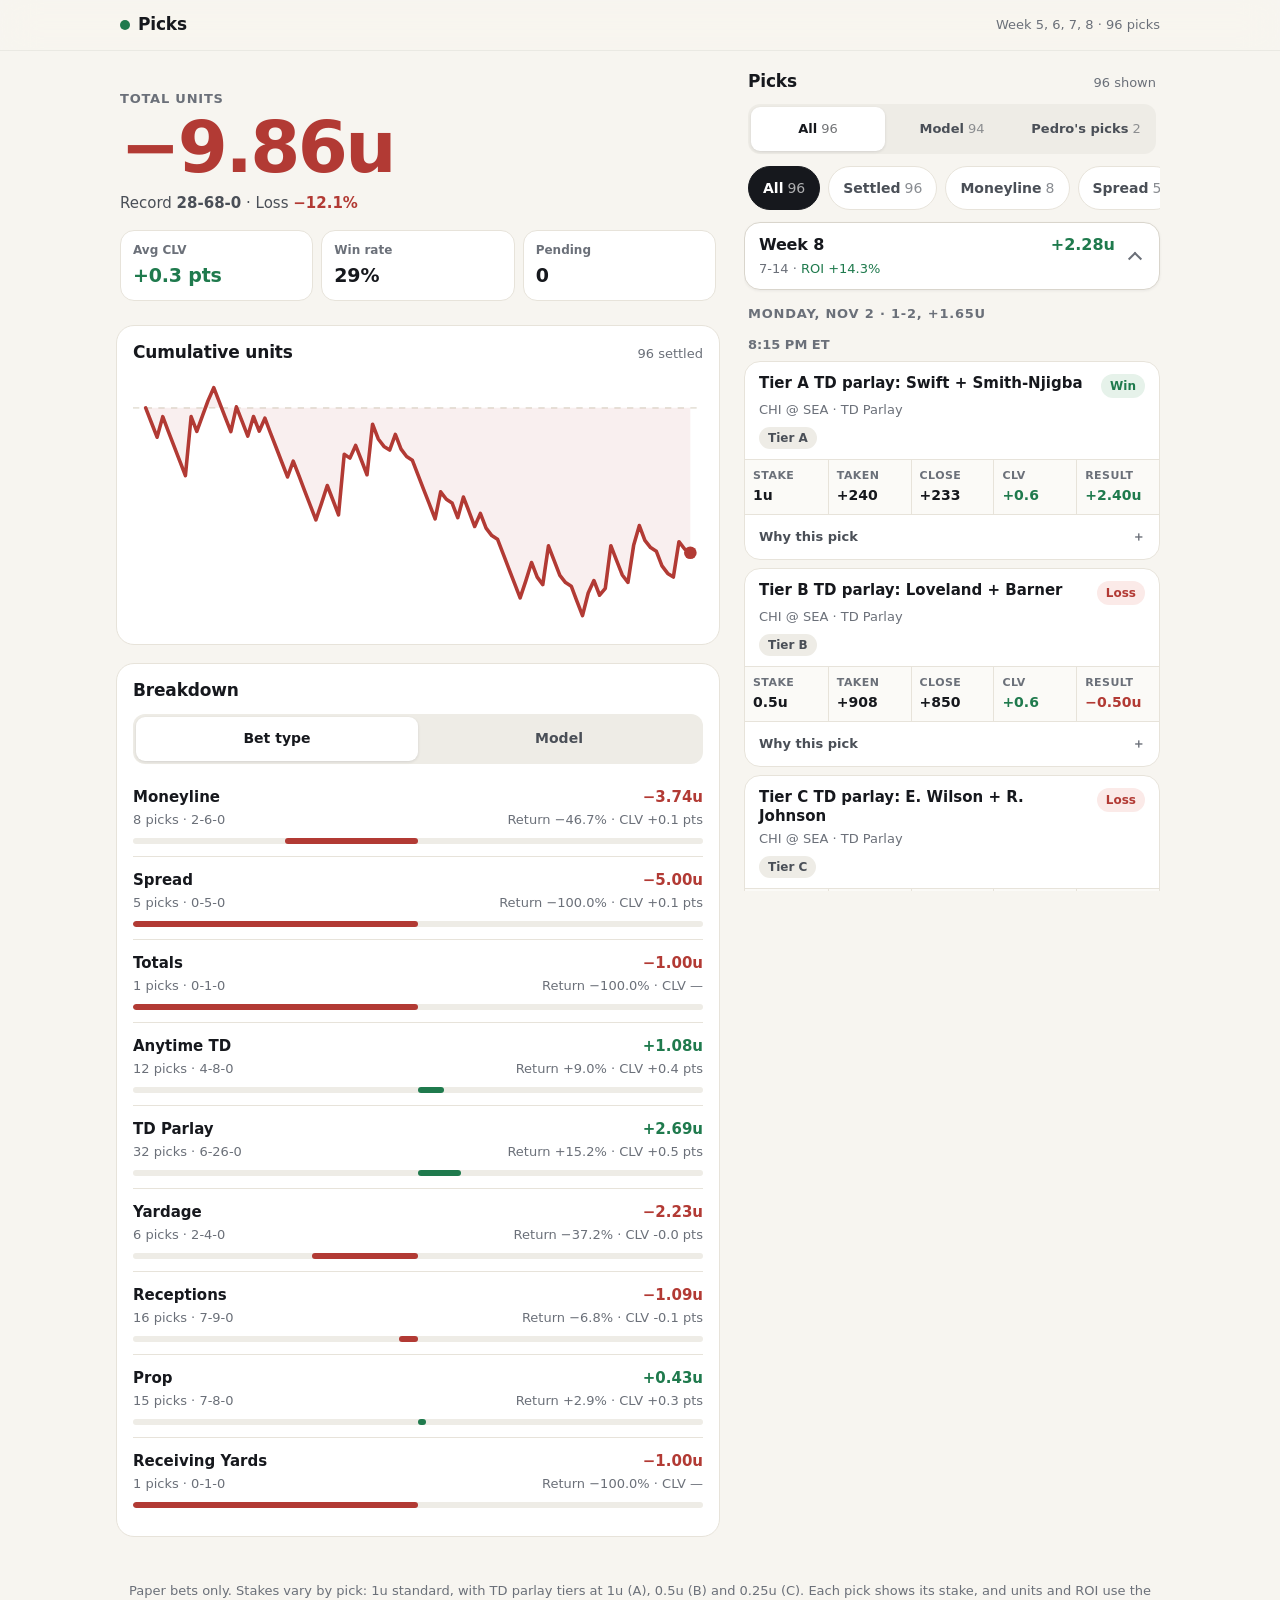
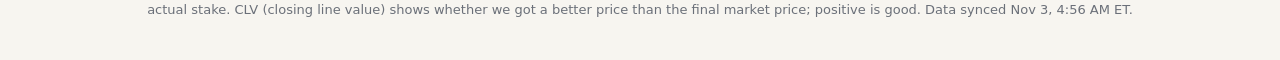
<file: nfl/index.html>
<!doctype html>
<html lang="en">
<head>
<meta charset="utf-8">
<meta name="viewport" content="width=device-width, initial-scale=1, viewport-fit=cover">
<meta name="theme-color" content="#F7F5F0">
<title>Picks — NFL paper betting tracker</title>
<meta name="description" content="Pedro's NFL paper-betting record, units, ROI and closing line value.">
<link rel="stylesheet" href="styles.css">
</head>
<body>
<a class="skip" href="#main">Skip to content</a>
<header class="hdr">
  <div class="hdr-in">
    <div class="brand"><span class="dot" aria-hidden="true"></span>Picks</div>
    <div class="hdr-meta" id="hdrMeta">Loading…</div>
  </div>
</header>

<main id="main" class="wrap">
  <section class="hero" aria-labelledby="h-units">
    <p class="eyebrow" id="h-units">Total units</p>
    <p class="big tnum" id="units" aria-live="polite">—</p>
    <p class="sub" id="heroSub">—</p>
    <ul class="chips-stat" id="statChips" aria-label="Key stats"></ul>
  </section>

  <section class="card" aria-labelledby="h-chart">
    <div class="card-hd">
      <h2 id="h-chart">Cumulative units</h2>
      <span class="muted small" id="chartNote"></span>
    </div>
    <div id="chart" class="chart"></div>
  </section>

  <section class="card" aria-labelledby="h-break">
    <div class="card-hd">
      <h2 id="h-break">Breakdown</h2>
    </div>
    <div class="seg" role="radiogroup" aria-label="Group breakdown by" id="seg">
      <span class="seg-thumb" aria-hidden="true"></span>
      <button role="radio" aria-checked="true" data-k="bet_type">Bet type</button>
      <button role="radio" aria-checked="false" data-k="model_version">Model</button>
    </div>
    <ul class="bk" id="breakdown"></ul>
  </section>

  <section aria-labelledby="h-picks" class="picks-sec">
    <div class="card-hd pad-x">
      <h2 id="h-picks">Picks</h2>
      <span class="muted small" id="pickCount"></span>
    </div>
    <div class="seg seg3" role="radiogroup" aria-label="Who picked" id="who"></div>
    <div class="filters" role="group" aria-label="Filter picks" id="filters"></div>
    <div id="picks"></div>
  </section>

  <footer class="foot muted small" id="foot"></footer>
</main>
<script src="app.js" defer></script>
</body>
</html>
</file>
<file: nfl/styles.css>
:root{
  --bg:#F7F5F0;--card:#FFFFFF;--ink:#16181D;--ink2:#4A4F57;--muted:#6B7079;
  --line:#E7E3DA;--green:#1F7A4D;--green-bg:#E6F2EA;--red:#B23A34;--red-bg:#FBEAE8;
  --pend:#5F646D;--pend-bg:#EEECE6;--r:18px;
  --font:-apple-system,BlinkMacSystemFont,"SF Pro Text","SF Pro Display","Inter",system-ui,"Segoe UI",Roboto,sans-serif;
}
*{box-sizing:border-box}
html{-webkit-text-size-adjust:100%}
body{margin:0;background:var(--bg);color:var(--ink);font:16px/1.5 var(--font);-webkit-font-smoothing:antialiased}
.tnum{font-variant-numeric:tabular-nums;font-feature-settings:"tnum" 1}
h2{font-size:17px;line-height:1.25;margin:0;font-weight:650;letter-spacing:-.01em}
.muted{color:var(--muted)}.small{font-size:13px}
.skip{position:absolute;left:-999px;top:8px;background:var(--ink);color:#fff;padding:10px 14px;border-radius:10px;z-index:99}
.skip:focus{left:8px}
:focus-visible{outline:3px solid var(--green);outline-offset:2px;border-radius:8px}

.hdr{position:sticky;top:0;z-index:10;background:rgba(247,245,240,.72);
  -webkit-backdrop-filter:saturate(180%) blur(18px);backdrop-filter:saturate(180%) blur(18px);
  border-bottom:1px solid rgba(22,24,29,.06);padding-top:env(safe-area-inset-top)}
.hdr-in{max-width:1080px;margin:0 auto;display:flex;align-items:center;justify-content:space-between;padding:12px 20px;gap:12px}
.brand{font-weight:700;font-size:17px;display:flex;align-items:center;gap:8px;letter-spacing:-.01em}
.dot{width:10px;height:10px;border-radius:50%;background:var(--green)}
.hdr-meta{font-size:13px;color:var(--muted);text-align:right}

.wrap{max-width:1080px;margin:0 auto;padding:8px 16px 40px;display:grid;grid-template-columns:minmax(0,1fr);gap:14px}
.picks-sec{min-width:0}
.hero{padding:18px 4px 6px}
.eyebrow{margin:0;font-size:13px;font-weight:600;color:var(--muted);text-transform:uppercase;letter-spacing:.06em}
.big{margin:2px 0 0;font-size:56px;line-height:1.05;font-weight:700;letter-spacing:-.035em}
.sub{margin:6px 0 0;color:var(--ink2);font-size:15px}
.chips-stat{list-style:none;margin:16px 0 0;padding:0;display:grid;grid-template-columns:repeat(3,1fr);gap:8px}
.chips-stat li{background:var(--card);border:1px solid var(--line);border-radius:14px;padding:10px 12px;transition:transform .2s ease,box-shadow .2s ease}
.chips-stat .k{display:block;font-size:12px;color:var(--muted);font-weight:600}
.chips-stat .v{display:block;font-size:19px;font-weight:650;letter-spacing:-.01em;margin-top:2px}

.card{background:var(--card);border:1px solid var(--line);border-radius:var(--r);padding:16px;transition:transform .2s ease,box-shadow .2s ease}
.card-hd{display:flex;justify-content:space-between;align-items:baseline;gap:12px;margin-bottom:12px}
.pad-x{padding:0 4px}
@media (hover:hover){.card:hover,.chips-stat li:hover{transform:translateY(-2px);box-shadow:0 8px 24px -12px rgba(22,24,29,.18)}}

.chart{min-height:168px}
.chart svg{display:block;width:100%;height:auto;overflow:visible}
.empty{display:flex;flex-direction:column;align-items:center;justify-content:center;text-align:center;
  min-height:168px;border:1.5px dashed var(--line);border-radius:14px;padding:16px;color:var(--ink2);
  background:repeating-linear-gradient(0deg,transparent 0 41px,rgba(22,24,29,.035) 41px 42px)}
.empty b{color:var(--ink);font-size:15px}
.empty span{font-size:14px;margin-top:4px;max-width:30ch}

.seg{position:relative;display:grid;grid-template-columns:1fr 1fr;background:var(--pend-bg);border-radius:12px;padding:3px;margin-bottom:10px}
.seg button{position:relative;z-index:1;appearance:none;border:0;background:none;font:inherit;font-size:14px;font-weight:600;
  color:var(--ink2);min-height:44px;border-radius:9px;cursor:pointer}
.seg button[aria-checked="true"]{color:var(--ink)}
.seg-thumb{position:absolute;top:3px;bottom:3px;left:3px;width:calc(50% - 3px);background:#fff;border-radius:9px;
  box-shadow:0 1px 3px rgba(22,24,29,.12);transition:transform .28s cubic-bezier(.3,.7,.2,1)}
.seg[data-i="1"] .seg-thumb{transform:translateX(100%)}
.seg3{grid-template-columns:repeat(3,1fr);margin:0 4px 10px}
.seg3 .seg-thumb{width:calc((100% - 6px)/3)}
.seg3[data-i="2"] .seg-thumb{transform:translateX(200%)}
.seg3 button{font-size:13px;padding:0 4px}
.seg .n{opacity:.6;margin-left:4px;font-weight:500}
.wk-pend{color:var(--pend);font-weight:600}
.wkx{margin:0 0 10px}
.wkx-h{margin:0;font-size:inherit;font-weight:inherit}
.wkx-btn{appearance:none;width:100%;font:inherit;color:inherit;text-align:left;cursor:pointer;min-height:56px;
  display:grid;grid-template-columns:1fr auto 20px;gap:2px 10px;align-items:center;padding:10px 14px;
  background:var(--card);border:1px solid var(--line);border-radius:16px}
.wkx-btn[aria-expanded="true"]{border-color:#D9D5CC;box-shadow:0 1px 3px rgba(22,24,29,.06)}
.wkx-t{font-weight:700;font-size:16px;letter-spacing:-.01em}
.wkx-u{font-weight:650;font-size:16px;text-align:right}
.wkx-m{grid-column:1/3;font-size:13px;color:var(--muted)}
.wkx-chev{grid-column:3;grid-row:1/3;width:10px;height:10px;justify-self:center;border-right:2px solid var(--muted);border-bottom:2px solid var(--muted);
  transform:rotate(45deg) translate(-2px,-2px);transition:transform .2s ease}
.wkx-btn[aria-expanded="true"] .wkx-chev{transform:rotate(-135deg) translate(-2px,-2px)}
.wkx-body{padding-top:8px}
.wkx-body[hidden]{display:none}
.badges{grid-column:1/-1;display:flex;flex-wrap:wrap;gap:6px;margin-top:6px}
.badge{font-size:12px;font-weight:650;line-height:1;padding:5px 9px;border-radius:999px;white-space:nowrap}
.badge.pedro{background:#EEF0FB;color:#3B4A9E;box-shadow:inset 0 0 0 1px rgba(59,74,158,.18)}
.badge.tier{background:var(--pend-bg);color:var(--ink2)}
.pk.is-pedro{box-shadow:inset 3px 0 0 #3B4A9E}

.bk{list-style:none;margin:0;padding:0}
.bk li{display:grid;grid-template-columns:1fr auto;gap:2px 12px;padding:12px 0;border-top:1px solid var(--line)}
.bk li:first-child{border-top:0}
.bk .nm{font-weight:600;font-size:15px}
.bk .rt{text-align:right;font-weight:650;font-size:15px}
.bk .meta{font-size:13px;color:var(--muted)}
.bk .meta.r{text-align:right}
.bar{grid-column:1/-1;height:6px;border-radius:6px;background:var(--pend-bg);overflow:hidden;margin-top:6px;position:relative}
.bar i{position:absolute;top:0;bottom:0;border-radius:6px}

.filters{display:flex;gap:8px;overflow-x:auto;padding:2px 4px 12px;scrollbar-width:none;-webkit-overflow-scrolling:touch}
.filters::-webkit-scrollbar{display:none}
.chip{flex:none;appearance:none;font:inherit;font-size:14px;font-weight:600;min-height:44px;padding:0 14px;border-radius:999px;
  border:1px solid var(--line);background:var(--card);color:var(--ink2);cursor:pointer;transition:background .15s,color .15s}
.chip[aria-pressed="true"]{background:var(--ink);color:#fff;border-color:var(--ink)}
.chip .n{opacity:.65;margin-left:4px;font-weight:500}

.day{margin:6px 0 16px}
.day h4{font-size:13px;font-weight:650;color:var(--muted);text-transform:uppercase;letter-spacing:.06em;margin:0 4px 8px}
.slot{font-size:13px;color:var(--muted);margin:12px 4px 6px;font-weight:600}
.pk{background:var(--card);border:1px solid var(--line);border-radius:16px;margin-bottom:8px;overflow:hidden}
.pk.void{opacity:0.65;background:repeating-linear-gradient(135deg,var(--card) 0 10px,#F9F8F6 10px 11px)}
.pk.void .pk-pick,.pk.void .pk-game{text-decoration:line-through;text-decoration-color:#B0ADA5;text-decoration-thickness:1.5px}
.pk-top{display:grid;grid-template-columns:1fr auto;gap:2px 10px;padding:12px 14px 10px}
.pk-pick{font-weight:650;font-size:15px;line-height:1.3}
.pk-game{font-size:13px;color:var(--muted)}
.pill{align-self:start;font-size:12px;font-weight:700;padding:3px 9px;border-radius:999px;white-space:nowrap}
.pill.W{background:var(--green-bg);color:var(--green)}.pill.L{background:var(--red-bg);color:var(--red)}
.pill.P,.pill.pending{background:var(--pend-bg);color:var(--pend)}
.pill.void{background:#E8E6E0;color:#6B7079;text-transform:none;font-weight:600}
.pk-ft{display:grid;grid-template-columns:repeat(5,minmax(0,1fr));border-top:1px solid var(--line);background:#FBFAF7}
.pk-ft div{padding:8px 8px;min-width:0}
.pk-ft div+div{border-left:1px solid var(--line)}
.pk-ft .k{display:block;font-size:11px;color:var(--muted);font-weight:600;text-transform:uppercase;letter-spacing:.04em}
.pk-ft .v{display:block;font-size:14px;font-weight:600}
.pk details{border-top:1px solid var(--line)}
.pk summary{cursor:pointer;padding:10px 14px;font-size:13px;color:var(--ink2);font-weight:600;list-style:none;min-height:44px;display:flex;align-items:center}
.pk summary::-webkit-details-marker{display:none}
.pk summary::after{content:"＋";margin-left:auto;color:var(--muted)}
.pk details[open] summary::after{content:"−"}
.pk .why{padding:0 14px 12px;font-size:14px;color:var(--ink2);margin:0;line-height:1.5}
.pk .tech{border-top:1px solid var(--line);margin-top:0}
.pk .tech summary{font-size:12px;color:var(--muted);font-weight:500;min-height:44px}
.pk .why-tech{padding:0 14px 10px;font-size:12px;color:var(--muted);margin:0;font-family:ui-monospace,SF Mono,Menlo,Monaco,monospace;line-height:1.45}
.pk .tags{display:flex;flex-wrap:wrap;gap:6px;padding:0 14px 12px}
.tag{font-size:12px;background:var(--pend-bg);color:var(--ink2);padding:2px 8px;border-radius:6px}
.pos{color:var(--green)}.neg{color:var(--red)}.zero{color:var(--muted)}
.foot{padding:8px 4px 0;text-align:center}

@media (min-width:900px){
  .wrap{grid-template-columns:minmax(0,1fr) 420px;align-items:start;gap:18px 24px;padding-top:20px}
  .hero,.wrap>.card{grid-column:1}
  .picks-sec{grid-column:2;grid-row:1/span 4;position:sticky;top:64px;max-height:calc(100vh - 80px);overflow:auto;padding-right:4px}
  .big{font-size:72px}
  .foot{grid-column:1/-1}
}
@media (prefers-reduced-motion:reduce){
  *,*::before,*::after{transition:none!important;animation:none!important;scroll-behavior:auto!important}
}
</file>
